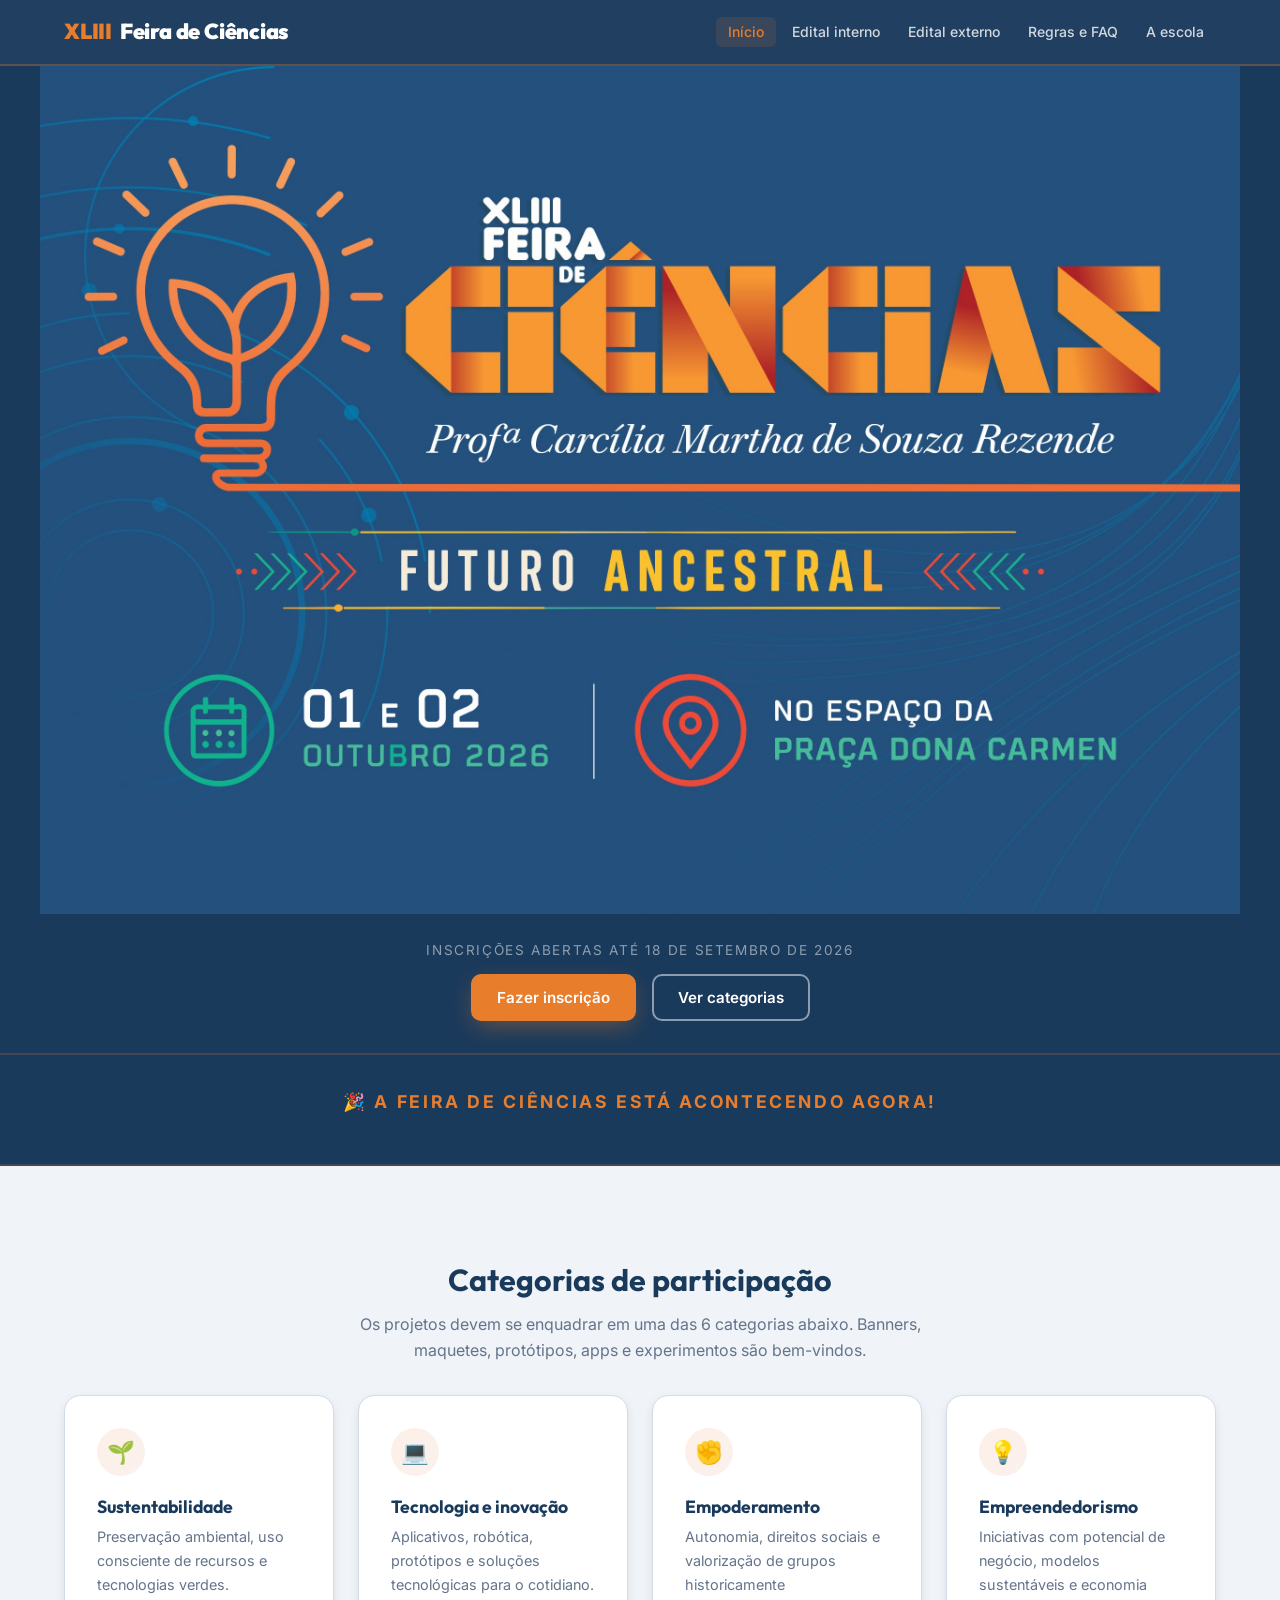
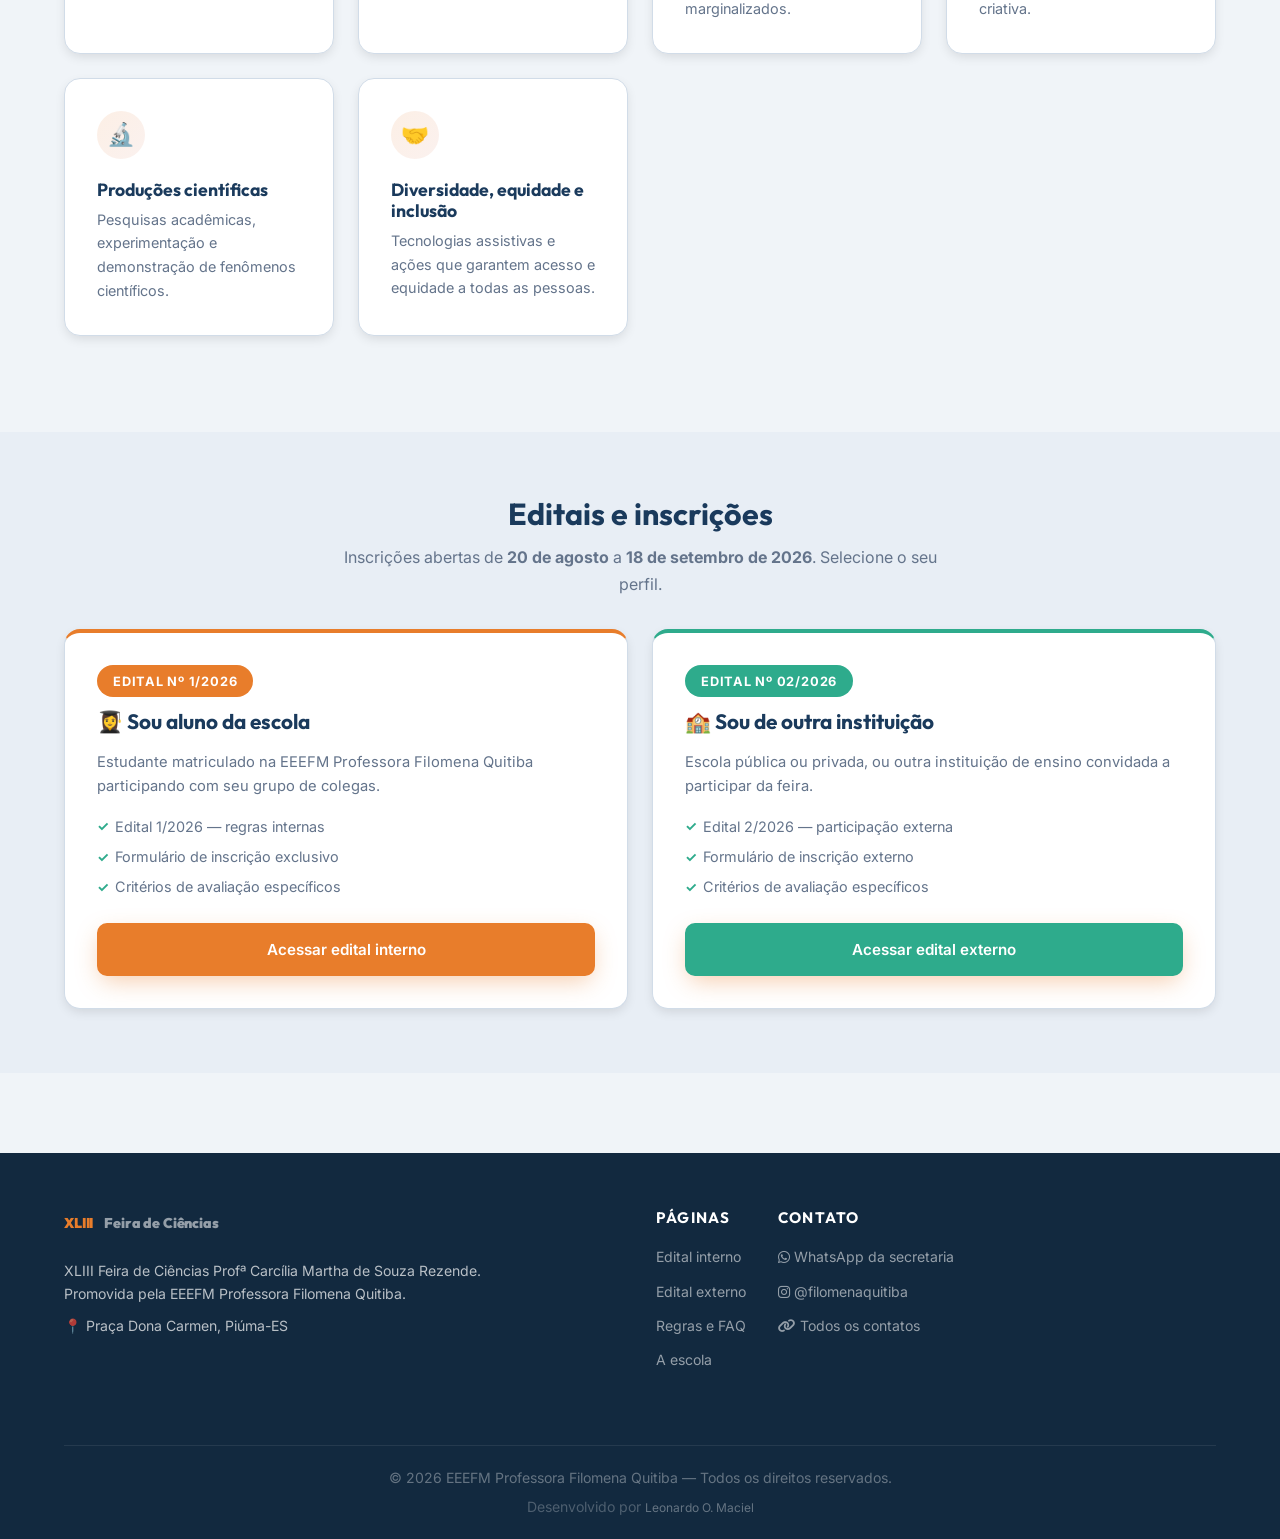
<file: index.html>
<!DOCTYPE html>
<html lang="pt-BR">
<head>
    <meta charset="UTF-8">
    <meta name="viewport" content="width=device-width, initial-scale=1.0">
    <title>XLIII Feira de Ciências — EEEFM Profª Filomena Quitiba</title>
    <meta name="description" content="Site oficial da XLIII Feira de Ciências Profª Carcília Martha de Souza Rezende. Tema: Futuro Ancestral. 01 e 02 de outubro de 2026, Praça Dona Carmen, Piúma-ES.">
    <link rel="icon" href="img/flyer-feira.jpg" type="image/jpeg">
    <link rel="stylesheet" href="https://cdnjs.cloudflare.com/ajax/libs/font-awesome/6.7.2/css/all.min.css">
    <link rel="stylesheet" href="css/style.css">
</head>
<body>

<!-- ==================== HEADER ==================== -->
<header class="header">
    <div class="container flex justify-between items-center">
        <a href="index.html" class="logo">
            <span>XLIII</span> Feira de Ciências
        </a>
        <nav>
            <ul class="nav-links" id="nav-links">
                <li><a href="index.html" class="active">Início</a></li>
                <li><a href="edital-interno.html">Edital interno</a></li>
                <li><a href="edital-externo.html">Edital externo</a></li>
                <li><a href="faq.html">Regras e FAQ</a></li>
                <li><a href="sobre.html">A escola</a></li>
            </ul>
        </nav>
        <button class="hamburger" id="hamburger" aria-label="Abrir menu">
            <span></span><span></span><span></span>
        </button>
    </div>
</header>

<!-- ==================== HERO — imagem sem sobreposição de texto ==================== -->
<section class="hero">
    <div class="hero-img-wrap">
        <img src="img/flyer-feira.jpg"
             alt="XLIII Feira de Ciências Profª Carcília Martha de Souza Rezende — Tema: Futuro Ancestral — 01 e 02 de outubro de 2026, Praça Dona Carmen, Piúma-ES">
    </div>
</section>

<!-- Faixa de ação abaixo do flyer -->
<div class="hero-cta">
    <p class="tagline">Inscrições abertas até 18 de setembro de 2026</p>
    <div class="flex justify-center gap-4 flex-wrap">
        <a href="#inscricoes" class="btn btn-primary">Fazer inscrição</a>
        <a href="#categorias" class="btn btn-outline">Ver categorias</a>
    </div>
</div>

<!-- ==================== COUNTDOWN ==================== -->
<section class="countdown-section" id="countdown-section">
    <div class="container">
        <p class="countdown-label">⏳ Contagem regressiva para a abertura</p>
        <div class="countdown-grid">
            <div class="countdown-unit">
                <div class="countdown-num" id="cd-days">--</div>
                <div class="countdown-unit-label">Dias</div>
            </div>
            <div class="countdown-unit">
                <div class="countdown-num" id="cd-hours">--</div>
                <div class="countdown-unit-label">Horas</div>
            </div>
            <div class="countdown-unit">
                <div class="countdown-num" id="cd-minutes">--</div>
                <div class="countdown-unit-label">Minutos</div>
            </div>
            <div class="countdown-unit">
                <div class="countdown-num" id="cd-seconds">--</div>
                <div class="countdown-unit-label">Segundos</div>
            </div>
        </div>
    </div>
</section>

<!-- ==================== CATEGORIAS ==================== -->
<section id="categorias" class="py-24" style="background: var(--color-bg-light);">
    <div class="container">
        <div class="text-center mb-8">
            <h2 style="font-size: 1.9rem; color: var(--color-bg-dark);">Categorias de participação</h2>
            <p style="color: var(--color-text-muted); max-width: 600px; margin: 0.5rem auto 0;">Os projetos devem se enquadrar em uma das 6 categorias abaixo. Banners, maquetes, protótipos, apps e experimentos são bem-vindos.</p>
        </div>
        <div class="grid grid-3">
            <div class="card">
                <div class="card-icon">🌱</div>
                <h3>Sustentabilidade</h3>
                <p>Preservação ambiental, uso consciente de recursos e tecnologias verdes.</p>
            </div>
            <div class="card">
                <div class="card-icon">💻</div>
                <h3>Tecnologia e inovação</h3>
                <p>Aplicativos, robótica, protótipos e soluções tecnológicas para o cotidiano.</p>
            </div>
            <div class="card">
                <div class="card-icon">✊</div>
                <h3>Empoderamento</h3>
                <p>Autonomia, direitos sociais e valorização de grupos historicamente marginalizados.</p>
            </div>
            <div class="card">
                <div class="card-icon">💡</div>
                <h3>Empreendedorismo</h3>
                <p>Iniciativas com potencial de negócio, modelos sustentáveis e economia criativa.</p>
            </div>
            <div class="card">
                <div class="card-icon">🔬</div>
                <h3>Produções científicas</h3>
                <p>Pesquisas acadêmicas, experimentação e demonstração de fenômenos científicos.</p>
            </div>
            <div class="card">
                <div class="card-icon">🤝</div>
                <h3>Diversidade, equidade e inclusão</h3>
                <p>Tecnologias assistivas e ações que garantem acesso e equidade a todas as pessoas.</p>
            </div>
        </div>
    </div>
</section>

<!-- ==================== INSCRIÇÕES / EDITAIS ==================== -->
<section id="inscricoes" class="py-16" style="background: var(--color-bg-section);">
    <div class="container">
        <div class="text-center mb-8">
            <h2 style="font-size: 1.9rem; color: var(--color-bg-dark);">Editais e inscrições</h2>
            <p style="color: var(--color-text-muted); max-width: 600px; margin: 0.5rem auto 0;">Inscrições abertas de <strong>20 de agosto</strong> a <strong>18 de setembro de 2026</strong>. Selecione o seu perfil.</p>
        </div>
        <div class="grid grid-2">
            <div class="card edital-card">
                <span class="badge" style="margin-bottom: 0.75rem;">Edital nº 1/2026</span>
                <h3>👩‍🎓 Sou aluno da escola</h3>
                <p style="color: var(--color-text-muted); margin-bottom: 1rem; font-size: 0.92rem;">Estudante matriculado na EEEFM Professora Filomena Quitiba participando com seu grupo de colegas.</p>
                <ul class="checklist">
                    <li>Edital 1/2026 — regras internas</li>
                    <li>Formulário de inscrição exclusivo</li>
                    <li>Critérios de avaliação específicos</li>
                </ul>
                <a href="edital-interno.html" class="btn btn-primary" style="width: 100%;">Acessar edital interno</a>
            </div>
            <div class="card edital-card externo">
                <span class="badge badge-teal" style="margin-bottom: 0.75rem;">Edital nº 02/2026</span>
                <h3>🏫 Sou de outra instituição</h3>
                <p style="color: var(--color-text-muted); margin-bottom: 1rem; font-size: 0.92rem;">Escola pública ou privada, ou outra instituição de ensino convidada a participar da feira.</p>
                <ul class="checklist">
                    <li>Edital 2/2026 — participação externa</li>
                    <li>Formulário de inscrição externo</li>
                    <li>Critérios de avaliação específicos</li>
                </ul>
                <a href="edital-externo.html" class="btn btn-primary" style="width: 100%; background: var(--color-accent); border-color: var(--color-accent);">Acessar edital externo</a>
            </div>
        </div>
    </div>
</section>

<!-- ==================== FOOTER ==================== -->
<footer class="footer">
    <div class="container">
        <div class="grid grid-2 gap-8" style="padding-bottom: 2rem;">
            <div>
                <a href="index.html" class="logo footer-logo">
                    <span>XLIII</span>&nbsp;Feira de Ciências
                </a>
                <p style="margin-top: 0.75rem;">XLIII Feira de Ciências Profª Carcília Martha de Souza Rezende.<br>Promovida pela EEEFM Professora Filomena Quitiba.</p>
                <p style="margin-top: 0.5rem;">📍 Praça Dona Carmen, Piúma-ES</p>
            </div>
            <div class="flex gap-8 flex-wrap">
                <div>
                    <h4>Páginas</h4>
                    <ul>
                        <li><a href="edital-interno.html">Edital interno</a></li>
                        <li><a href="edital-externo.html">Edital externo</a></li>
                        <li><a href="faq.html">Regras e FAQ</a></li>
                        <li><a href="sobre.html">A escola</a></li>
                    </ul>
                </div>
                <div>
                    <h4>Contato</h4>
                    <ul>
                        <li><a href="https://wa.me/5528992543514" target="_blank"><i class="fa-brands fa-whatsapp"></i> WhatsApp da secretaria</a></li>
                        <li><a href="https://www.instagram.com/filomenaquitiba/" target="_blank"><i class="fa-brands fa-instagram"></i> @filomenaquitiba</a></li>
                        <li><a href="https://linkme.bio/contatosfilomena" target="_blank"><i class="fa-solid fa-link"></i> Todos os contatos</a></li>
                    </ul>
                </div>
            </div>
        </div>
        <div class="footer-bottom">
            <p class="footer-copyright">&copy; 2026 EEEFM Professora Filomena Quitiba &mdash; Todos os direitos reservados.</p>
            <p class="footer-dev">Desenvolvido por <a href="mailto:leonardo.omaciel@educador.edu.es.gov.br">Leonardo O. Maciel</a></p>
        </div>
    </div>
</footer>

<script src="js/main.js"></script>
</body>
</html>
</file>
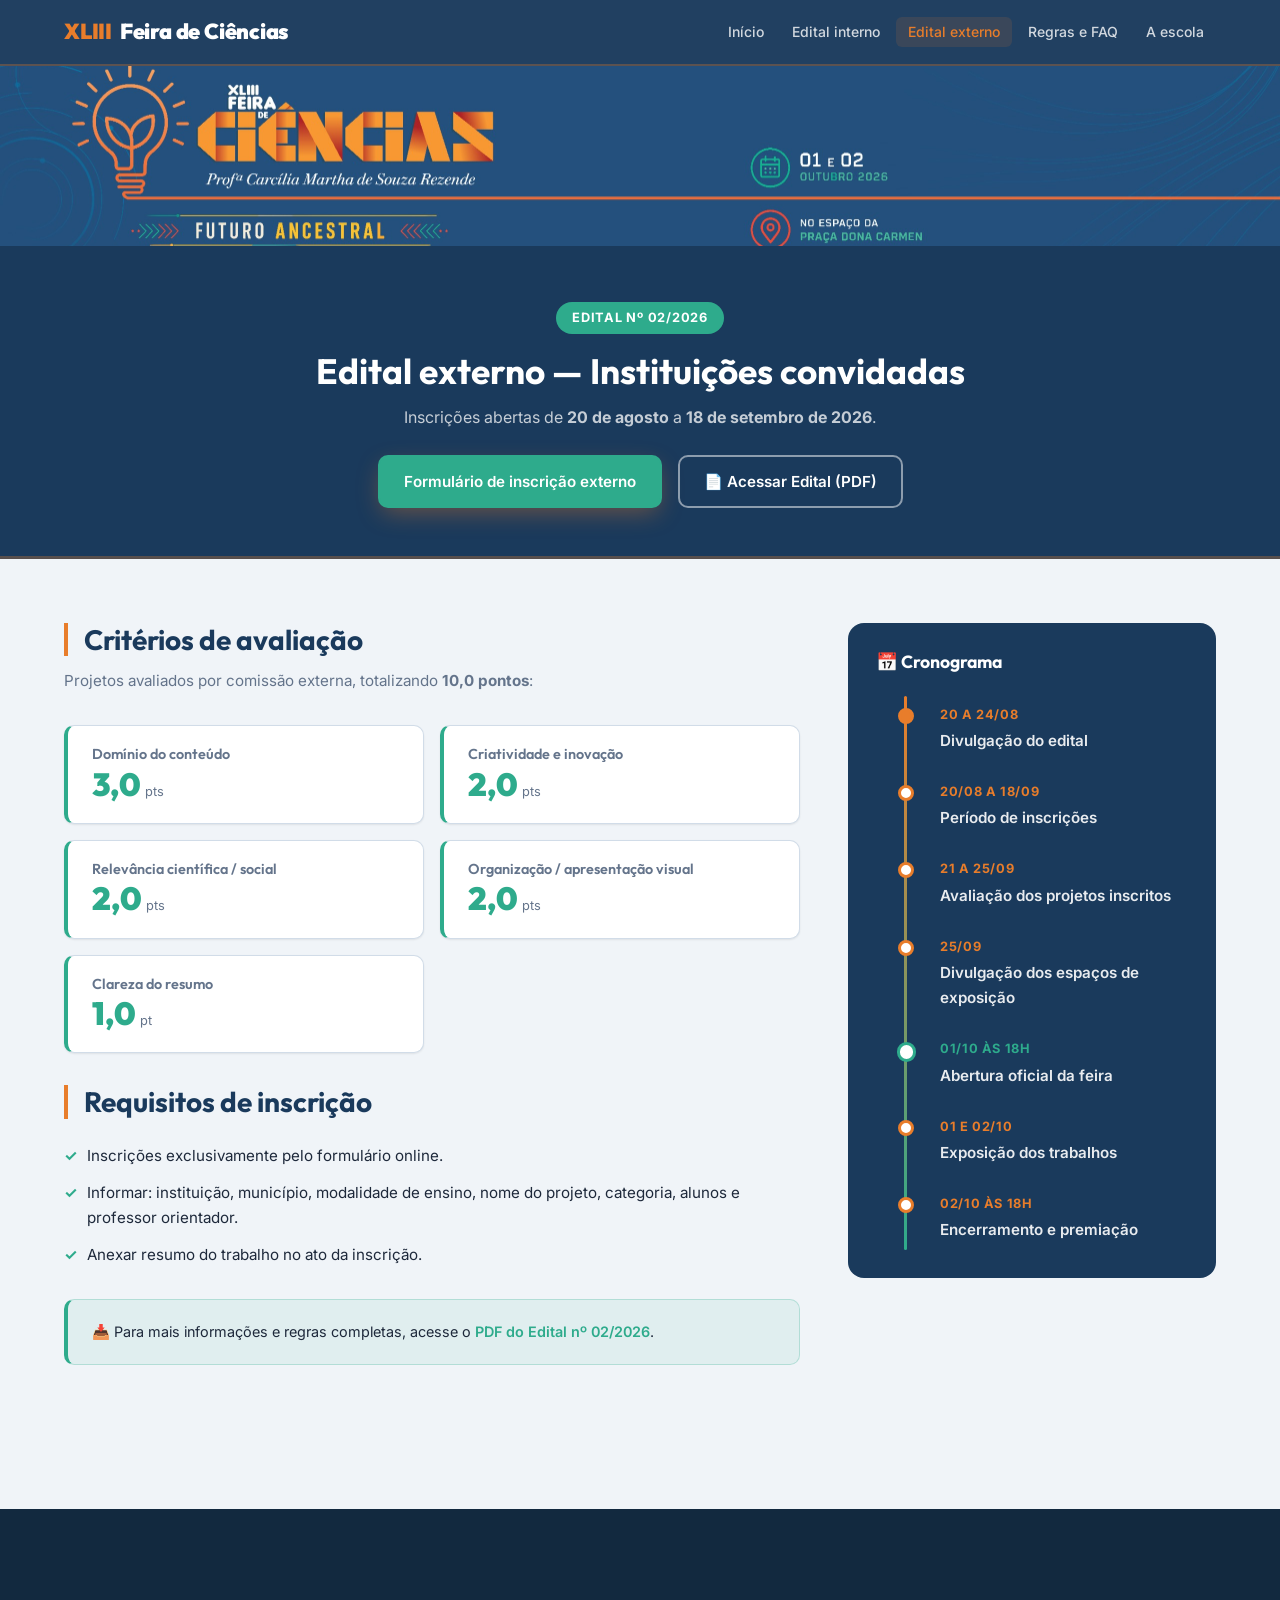
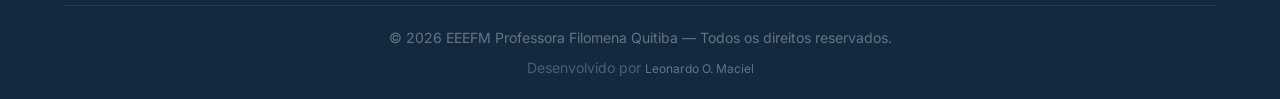
<file: edital-externo.html>
<!DOCTYPE html>
<html lang="pt-BR">
<head>
    <meta charset="UTF-8">
    <meta name="viewport" content="width=device-width, initial-scale=1.0">
    <title>Edital nº 02/2026 (Externo) — XLIII Feira de Ciências PFQ</title>
    <meta name="description" content="Edital nº 02/2026 — Convida outras instituições de ensino públicas e privadas a participarem da XLIII Feira de Ciências.">
    <link rel="icon" href="img/flyer-feira.jpg" type="image/jpeg">
    <link rel="stylesheet" href="https://cdnjs.cloudflare.com/ajax/libs/font-awesome/6.7.2/css/all.min.css">
    <link rel="stylesheet" href="css/style.css">
</head>
<body>

<!-- ==================== HEADER ==================== -->
<header class="header">
    <div class="container flex justify-between items-center">
        <a href="index.html" class="logo"><span>XLIII</span> Feira de Ciências</a>
        <nav>
            <ul class="nav-links" id="nav-links">
                <li><a href="index.html">Início</a></li>
                <li><a href="edital-interno.html">Edital interno</a></li>
                <li><a href="edital-externo.html" class="active">Edital externo</a></li>
                <li><a href="faq.html">Regras e FAQ</a></li>
                <li><a href="sobre.html">A escola</a></li>
            </ul>
        </nav>
        <button class="hamburger" id="hamburger" aria-label="Abrir menu">
            <span></span><span></span><span></span>
        </button>
    </div>
</header>

<!-- ==================== BANNER ==================== -->
<div class="banner-strip">
    <img src="img/banner-wide.jpg" alt="XLIII Feira de Ciências — Futuro Ancestral">
</div>

<!-- ==================== PAGE HEADER ==================== -->
<section class="page-header">
    <div class="container">
        <span class="badge badge-teal" style="margin-bottom: 1rem;">Edital nº 02/2026</span>
        <h1>Edital externo — Instituições convidadas</h1>
        <p>Inscrições abertas de <strong>20 de agosto</strong> a <strong>18 de setembro de 2026</strong>.</p>
        <div class="flex justify-center gap-4 flex-wrap mt-6">
            <a href="https://docs.google.com/forms/d/e/1FAIpQLSfI3naMoHm2sjn48bXKGw8JrudjvaqzmqJsmKI4cib6mDPO3A/viewform" target="_blank" class="btn btn-primary" style="background: var(--color-accent); border-color: var(--color-accent);">Formulário de inscrição externo</a>
            <a href="pdf/edital-02-2026-externo.pdf" target="_blank" class="btn btn-outline">📄 Acessar Edital (PDF)</a>
        </div>
    </div>
</section>

<!-- ==================== CONTEÚDO ==================== -->
<div class="container py-16">
    <div class="grid grid-sidebar">

        <!-- COLUNA PRINCIPAL -->
        <div>
            <h2 class="section-title">Critérios de avaliação</h2>
            <p class="section-subtitle">Projetos avaliados por comissão externa, totalizando <strong>10,0 pontos</strong>:</p>

            <div class="grid grid-2 gap-4">
                <div class="score-card teal">
                    <h4>Domínio do conteúdo</h4>
                    <span class="score-num">3,0</span> <span class="score-unit">pts</span>
                </div>
                <div class="score-card teal">
                    <h4>Criatividade e inovação</h4>
                    <span class="score-num">2,0</span> <span class="score-unit">pts</span>
                </div>
                <div class="score-card teal">
                    <h4>Relevância científica / social</h4>
                    <span class="score-num">2,0</span> <span class="score-unit">pts</span>
                </div>
                <div class="score-card teal">
                    <h4>Organização / apresentação visual</h4>
                    <span class="score-num">2,0</span> <span class="score-unit">pts</span>
                </div>
                <div class="score-card teal">
                    <h4>Clareza do resumo</h4>
                    <span class="score-num">1,0</span> <span class="score-unit">pt</span>
                </div>
            </div>

            <h2 class="section-title mt-8">Requisitos de inscrição</h2>
            <ul style="list-style: none; display: flex; flex-direction: column; gap: 0.75rem; font-size: 0.95rem;">
                <li style="display: flex; gap: 0.6rem;"><span style="color: var(--color-accent); font-weight: 700;">✓</span> Inscrições exclusivamente pelo formulário online.</li>
                <li style="display: flex; gap: 0.6rem;"><span style="color: var(--color-accent); font-weight: 700;">✓</span> Informar: instituição, município, modalidade de ensino, nome do projeto, categoria, alunos e professor orientador.</li>
                <li style="display: flex; gap: 0.6rem;"><span style="color: var(--color-accent); font-weight: 700;">✓</span> Anexar resumo do trabalho no ato da inscrição.</li>
            </ul>

            <div style="background: rgba(46,171,140,0.08); border: 1px solid rgba(46,171,140,0.25); border-left: 4px solid var(--color-accent); border-radius: var(--radius-md); padding: 1.25rem 1.5rem; margin-top: 2rem;">
                <p style="font-size: 0.9rem; color: var(--color-text-main);">📥 Para mais informações e regras completas, acesse o <a href="pdf/edital-02-2026-externo.pdf" target="_blank" style="color: var(--color-accent); font-weight: 600;">PDF do Edital nº 02/2026</a>.</p>
            </div>
        </div>

        <!-- SIDEBAR: CRONOGRAMA -->
        <aside>
            <div style="background: var(--color-bg-dark); border-radius: var(--radius-lg); padding: 1.75rem;">
                <h3 style="color: var(--color-white); margin-bottom: 1.5rem; font-size: 1.1rem;">📅 Cronograma</h3>
                <div class="timeline">
                    <div class="timeline-item done">
                        <div class="timeline-marker"></div>
                        <div class="timeline-date">20 a 24/08</div>
                        <div class="timeline-title" style="color: rgba(255,255,255,0.9);">Divulgação do edital</div>
                    </div>
                    <div class="timeline-item">
                        <div class="timeline-marker"></div>
                        <div class="timeline-date">20/08 a 18/09</div>
                        <div class="timeline-title" style="color: rgba(255,255,255,0.9);">Período de inscrições</div>
                    </div>
                    <div class="timeline-item">
                        <div class="timeline-marker"></div>
                        <div class="timeline-date">21 a 25/09</div>
                        <div class="timeline-title" style="color: rgba(255,255,255,0.9);">Avaliação dos projetos inscritos</div>
                    </div>
                    <div class="timeline-item">
                        <div class="timeline-marker"></div>
                        <div class="timeline-date">25/09</div>
                        <div class="timeline-title" style="color: rgba(255,255,255,0.9);">Divulgação dos espaços de exposição</div>
                    </div>
                    <div class="timeline-item highlight">
                        <div class="timeline-marker"></div>
                        <div class="timeline-date">01/10 às 18h</div>
                        <div class="timeline-title" style="color: rgba(255,255,255,0.9);">Abertura oficial da feira</div>
                    </div>
                    <div class="timeline-item">
                        <div class="timeline-marker"></div>
                        <div class="timeline-date">01 e 02/10</div>
                        <div class="timeline-title" style="color: rgba(255,255,255,0.9);">Exposição dos trabalhos</div>
                    </div>
                    <div class="timeline-item" style="margin-bottom: 0;">
                        <div class="timeline-marker" style="border-color: var(--color-primary);"></div>
                        <div class="timeline-date" style="color: var(--color-primary);">02/10 às 18h</div>
                        <div class="timeline-title" style="color: rgba(255,255,255,0.9);">Encerramento e premiação</div>
                    </div>
                </div>
            </div>
        </aside>

    </div>
</div>

<!-- ==================== FOOTER ==================== -->
<footer class="footer">
    <div class="container">
        <div class="footer-bottom" style="padding-top: 1.25rem; border-top: 1px solid rgba(255,255,255,0.08);">
            <p class="footer-copyright">&copy; 2026 EEEFM Professora Filomena Quitiba &mdash; Todos os direitos reservados.</p>
            <p class="footer-dev">Desenvolvido por <a href="mailto:leonardo.omaciel@educador.edu.es.gov.br">Leonardo O. Maciel</a></p>
        </div>
    </div>
</footer>

<script src="js/main.js"></script>
</body>
</html>
</file>
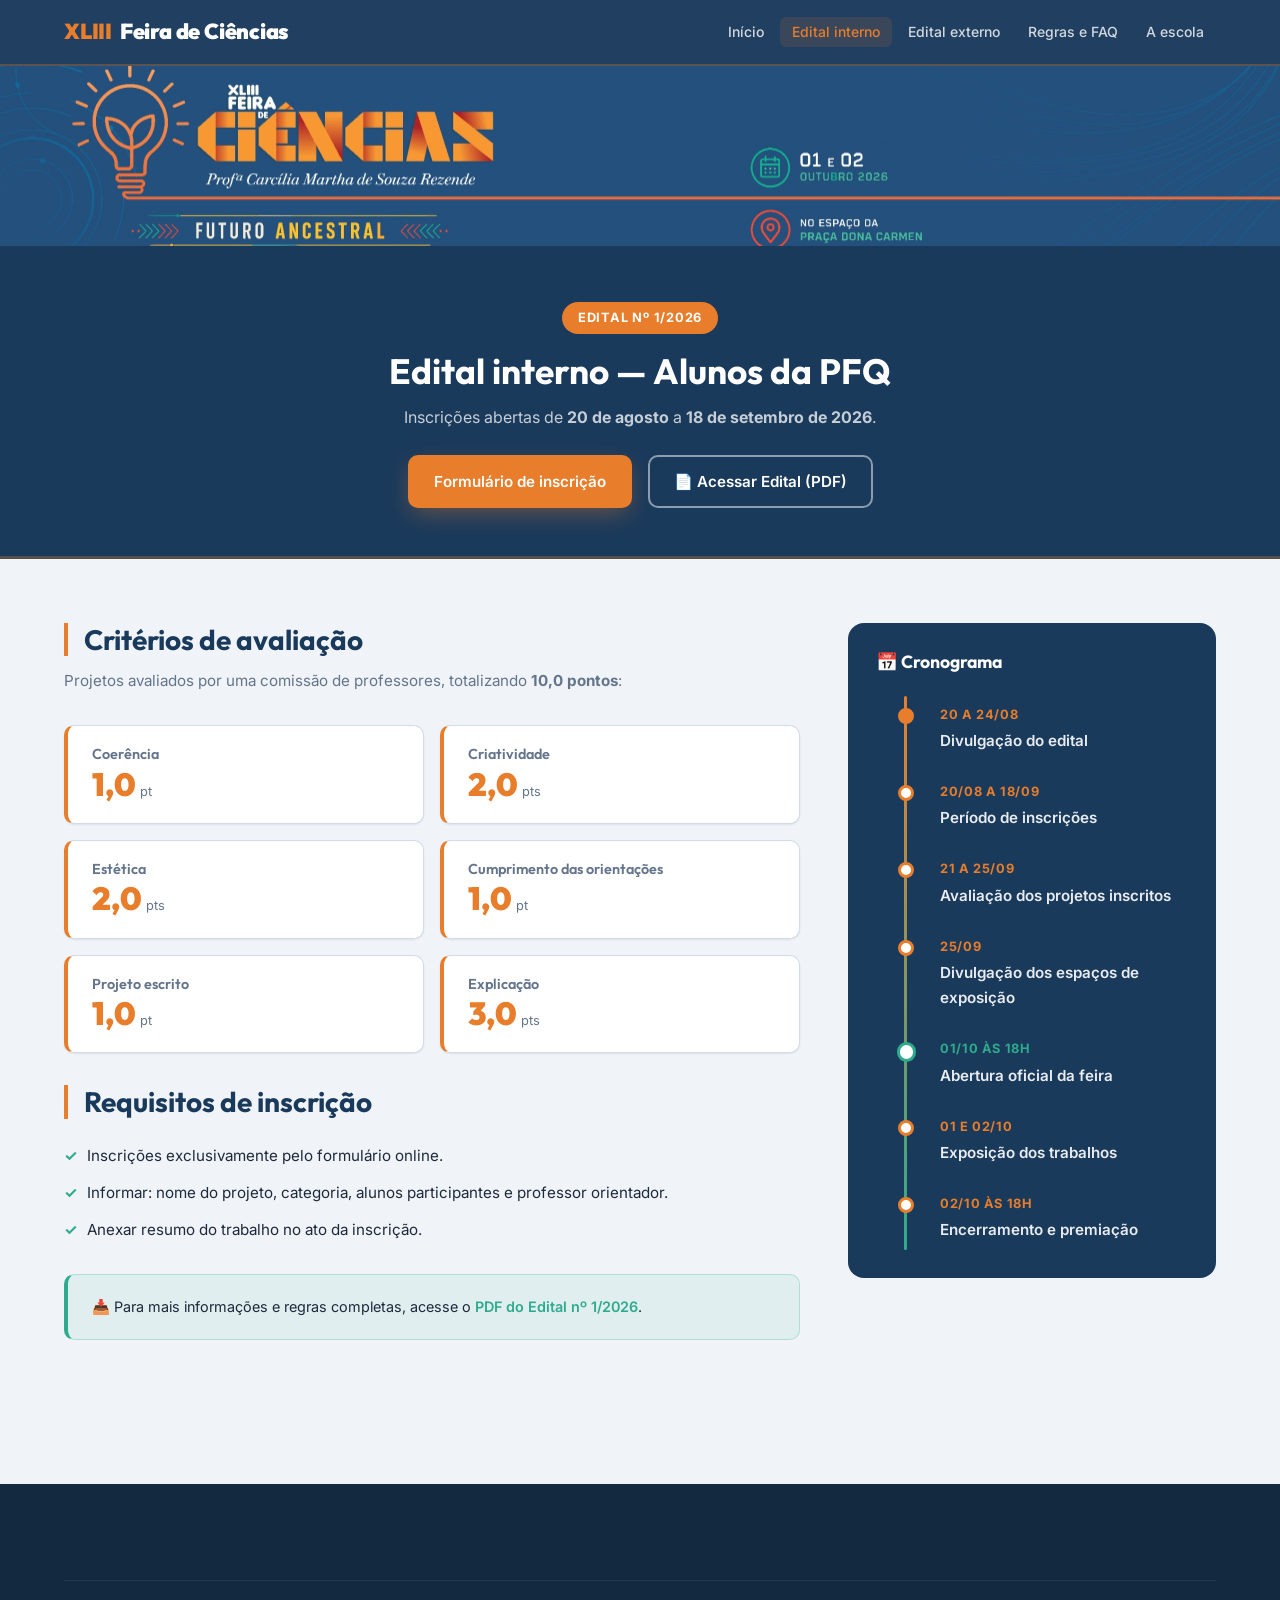
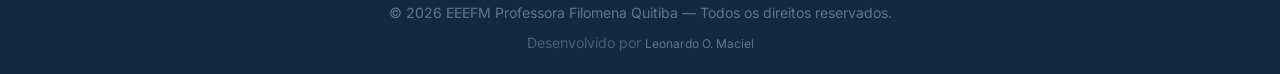
<file: edital-interno.html>
<!DOCTYPE html>
<html lang="pt-BR">
<head>
    <meta charset="UTF-8">
    <meta name="viewport" content="width=device-width, initial-scale=1.0">
    <title>Edital nº 1/2026 (Interno) — XLIII Feira de Ciências PFQ</title>
    <meta name="description" content="Edital nº 1/2026 — Regulamenta a participação dos alunos da EEEFM Professora Filomena Quitiba na XLIII Feira de Ciências.">
    <link rel="icon" href="img/flyer-feira.jpg" type="image/jpeg">
    <link rel="stylesheet" href="https://cdnjs.cloudflare.com/ajax/libs/font-awesome/6.7.2/css/all.min.css">
    <link rel="stylesheet" href="css/style.css">
</head>
<body>

<!-- ==================== HEADER ==================== -->
<header class="header">
    <div class="container flex justify-between items-center">
        <a href="index.html" class="logo"><span>XLIII</span> Feira de Ciências</a>
        <nav>
            <ul class="nav-links" id="nav-links">
                <li><a href="index.html">Início</a></li>
                <li><a href="edital-interno.html" class="active">Edital interno</a></li>
                <li><a href="edital-externo.html">Edital externo</a></li>
                <li><a href="faq.html">Regras e FAQ</a></li>
                <li><a href="sobre.html">A escola</a></li>
            </ul>
        </nav>
        <button class="hamburger" id="hamburger" aria-label="Abrir menu">
            <span></span><span></span><span></span>
        </button>
    </div>
</header>

<!-- ==================== BANNER ==================== -->
<div class="banner-strip">
    <img src="img/banner-wide.jpg" alt="XLIII Feira de Ciências — Futuro Ancestral">
</div>

<!-- ==================== PAGE HEADER ==================== -->
<section class="page-header">
    <div class="container">
        <span class="badge" style="margin-bottom: 1rem;">Edital nº 1/2026</span>
        <h1>Edital interno — Alunos da PFQ</h1>
        <p>Inscrições abertas de <strong>20 de agosto</strong> a <strong>18 de setembro de 2026</strong>.</p>
        <div class="flex justify-center gap-4 flex-wrap mt-6">
            <a href="https://docs.google.com/forms/d/e/1FAIpQLSdDKYehmJjPbgSQJFUjIoLa-115kv3OSdov_q2dfEPtDdGanA/viewform" target="_blank" class="btn btn-primary">Formulário de inscrição</a>
            <a href="pdf/edital-01-2026-interno.pdf" target="_blank" class="btn btn-outline">📄 Acessar Edital (PDF)</a>
        </div>
    </div>
</section>

<!-- ==================== CONTEÚDO ==================== -->
<div class="container py-16">
    <div class="grid grid-sidebar">

        <!-- COLUNA PRINCIPAL -->
        <div>
            <h2 class="section-title">Critérios de avaliação</h2>
            <p class="section-subtitle">Projetos avaliados por uma comissão de professores, totalizando <strong>10,0 pontos</strong>:</p>

            <div class="grid grid-2 gap-4">
                <div class="score-card">
                    <h4>Coerência</h4>
                    <span class="score-num">1,0</span> <span class="score-unit">pt</span>
                </div>
                <div class="score-card">
                    <h4>Criatividade</h4>
                    <span class="score-num">2,0</span> <span class="score-unit">pts</span>
                </div>
                <div class="score-card">
                    <h4>Estética</h4>
                    <span class="score-num">2,0</span> <span class="score-unit">pts</span>
                </div>
                <div class="score-card">
                    <h4>Cumprimento das orientações</h4>
                    <span class="score-num">1,0</span> <span class="score-unit">pt</span>
                </div>
                <div class="score-card">
                    <h4>Projeto escrito</h4>
                    <span class="score-num">1,0</span> <span class="score-unit">pt</span>
                </div>
                <div class="score-card">
                    <h4>Explicação</h4>
                    <span class="score-num">3,0</span> <span class="score-unit">pts</span>
                </div>
            </div>

            <h2 class="section-title mt-8">Requisitos de inscrição</h2>
            <ul style="list-style: none; display: flex; flex-direction: column; gap: 0.75rem; font-size: 0.95rem;">
                <li style="display: flex; gap: 0.6rem;"><span style="color: var(--color-accent); font-weight: 700;">✓</span> Inscrições exclusivamente pelo formulário online.</li>
                <li style="display: flex; gap: 0.6rem;"><span style="color: var(--color-accent); font-weight: 700;">✓</span> Informar: nome do projeto, categoria, alunos participantes e professor orientador.</li>
                <li style="display: flex; gap: 0.6rem;"><span style="color: var(--color-accent); font-weight: 700;">✓</span> Anexar resumo do trabalho no ato da inscrição.</li>
            </ul>

            <div style="background: rgba(46,171,140,0.08); border: 1px solid rgba(46,171,140,0.25); border-left: 4px solid var(--color-accent); border-radius: var(--radius-md); padding: 1.25rem 1.5rem; margin-top: 2rem;">
                <p style="font-size: 0.9rem; color: var(--color-text-main);">📥 Para mais informações e regras completas, acesse o <a href="pdf/edital-01-2026-interno.pdf" target="_blank" style="color: var(--color-accent); font-weight: 600;">PDF do Edital nº 1/2026</a>.</p>
            </div>
        </div>

        <!-- SIDEBAR: CRONOGRAMA -->
        <aside>
            <div style="background: var(--color-bg-dark); border-radius: var(--radius-lg); padding: 1.75rem;">
                <h3 style="color: var(--color-white); margin-bottom: 1.5rem; font-size: 1.1rem;">📅 Cronograma</h3>
                <div class="timeline">
                    <div class="timeline-item done">
                        <div class="timeline-marker"></div>
                        <div class="timeline-date">20 a 24/08</div>
                        <div class="timeline-title" style="color: rgba(255,255,255,0.9);">Divulgação do edital</div>
                    </div>
                    <div class="timeline-item">
                        <div class="timeline-marker"></div>
                        <div class="timeline-date">20/08 a 18/09</div>
                        <div class="timeline-title" style="color: rgba(255,255,255,0.9);">Período de inscrições</div>
                    </div>
                    <div class="timeline-item">
                        <div class="timeline-marker"></div>
                        <div class="timeline-date">21 a 25/09</div>
                        <div class="timeline-title" style="color: rgba(255,255,255,0.9);">Avaliação dos projetos inscritos</div>
                    </div>
                    <div class="timeline-item">
                        <div class="timeline-marker"></div>
                        <div class="timeline-date">25/09</div>
                        <div class="timeline-title" style="color: rgba(255,255,255,0.9);">Divulgação dos espaços de exposição</div>
                    </div>
                    <div class="timeline-item highlight">
                        <div class="timeline-marker"></div>
                        <div class="timeline-date">01/10 às 18h</div>
                        <div class="timeline-title" style="color: rgba(255,255,255,0.9);">Abertura oficial da feira</div>
                    </div>
                    <div class="timeline-item">
                        <div class="timeline-marker"></div>
                        <div class="timeline-date">01 e 02/10</div>
                        <div class="timeline-title" style="color: rgba(255,255,255,0.9);">Exposição dos trabalhos</div>
                    </div>
                    <div class="timeline-item" style="margin-bottom: 0;">
                        <div class="timeline-marker" style="border-color: var(--color-primary);"></div>
                        <div class="timeline-date" style="color: var(--color-primary);">02/10 às 18h</div>
                        <div class="timeline-title" style="color: rgba(255,255,255,0.9);">Encerramento e premiação</div>
                    </div>
                </div>
            </div>
        </aside>

    </div>
</div>

<!-- ==================== FOOTER ==================== -->
<footer class="footer">
    <div class="container">
        <div class="footer-bottom" style="padding-top: 1.25rem; border-top: 1px solid rgba(255,255,255,0.08);">
            <p class="footer-copyright">&copy; 2026 EEEFM Professora Filomena Quitiba &mdash; Todos os direitos reservados.</p>
            <p class="footer-dev">Desenvolvido por <a href="mailto:leonardo.omaciel@educador.edu.es.gov.br">Leonardo O. Maciel</a></p>
        </div>
    </div>
</footer>

<script src="js/main.js"></script>
</body>
</html>
</file>
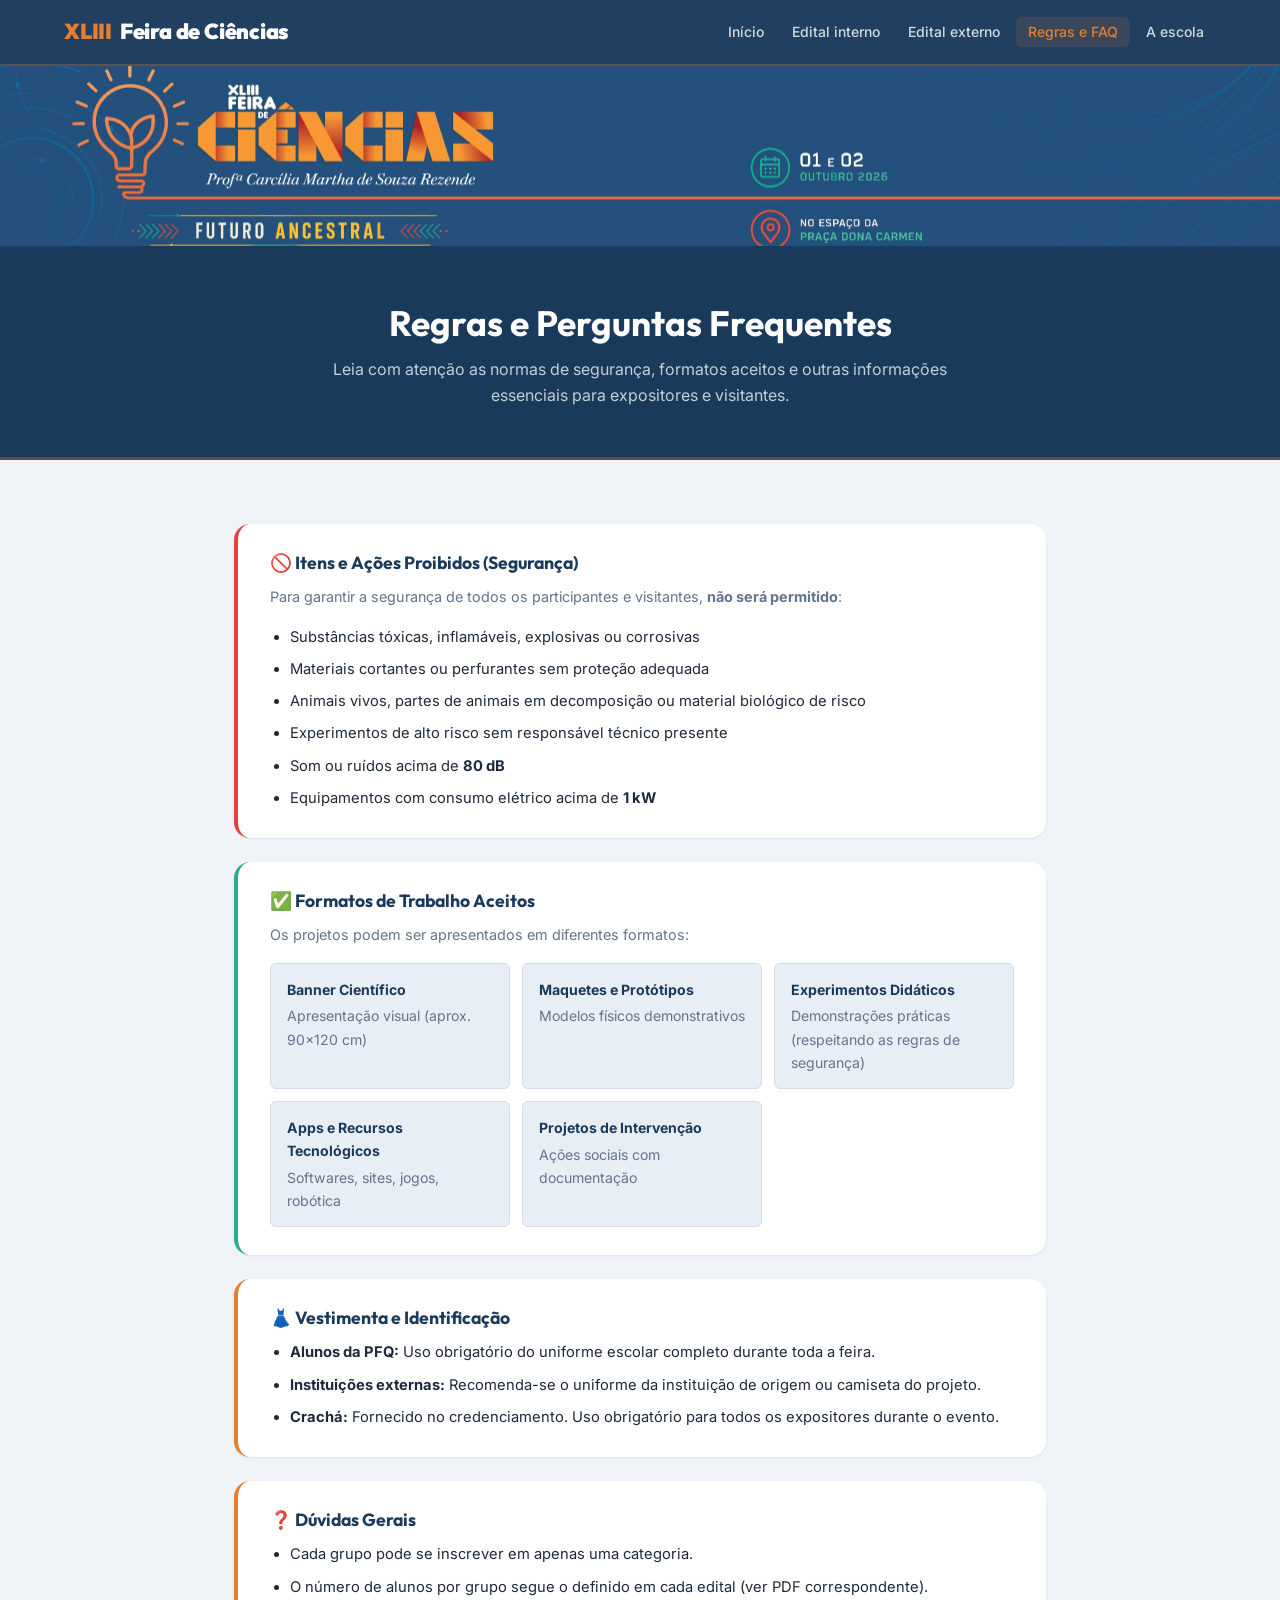
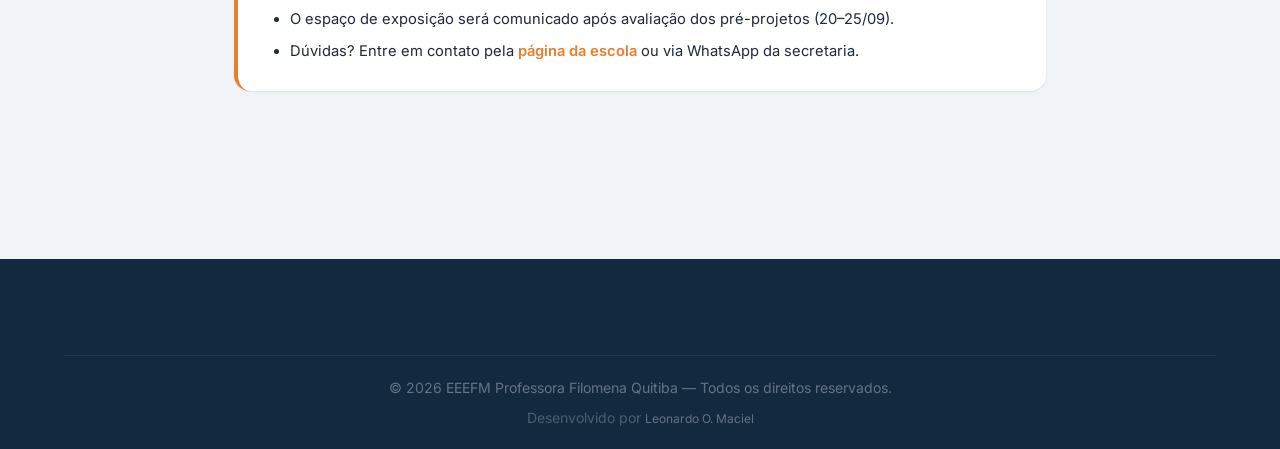
<file: faq.html>
<!DOCTYPE html>
<html lang="pt-BR">
<head>
    <meta charset="UTF-8">
    <meta name="viewport" content="width=device-width, initial-scale=1.0">
    <title>Regras e FAQ — XLIII Feira de Ciências PFQ</title>
    <meta name="description" content="Regras gerais, normas de segurança, formatos de trabalho e dúvidas frequentes da XLIII Feira de Ciências.">
    <link rel="icon" href="img/flyer-feira.jpg" type="image/jpeg">
    <link rel="stylesheet" href="https://cdnjs.cloudflare.com/ajax/libs/font-awesome/6.7.2/css/all.min.css">
    <link rel="stylesheet" href="css/style.css">
</head>
<body>

<!-- ==================== HEADER ==================== -->
<header class="header">
    <div class="container flex justify-between items-center">
        <a href="index.html" class="logo"><span>XLIII</span> Feira de Ciências</a>
        <nav>
            <ul class="nav-links" id="nav-links">
                <li><a href="index.html">Início</a></li>
                <li><a href="edital-interno.html">Edital interno</a></li>
                <li><a href="edital-externo.html">Edital externo</a></li>
                <li><a href="faq.html" class="active">Regras e FAQ</a></li>
                <li><a href="sobre.html">A escola</a></li>
            </ul>
        </nav>
        <button class="hamburger" id="hamburger" aria-label="Abrir menu">
            <span></span><span></span><span></span>
        </button>
    </div>
</header>

<!-- ==================== BANNER ==================== -->
<div class="banner-strip">
    <img src="img/banner-wide.jpg" alt="XLIII Feira de Ciências — Futuro Ancestral">
</div>

<!-- ==================== PAGE HEADER ==================== -->
<section class="page-header">
    <div class="container">
        <h1>Regras e Perguntas Frequentes</h1>
        <p>Leia com atenção as normas de segurança, formatos aceitos e outras informações essenciais para expositores e visitantes.</p>
    </div>
</section>

<!-- ==================== CONTEÚDO ==================== -->
<section class="py-16">
    <div class="container" style="max-width: 860px;">

        <!-- PROIBIÇÕES -->
        <div class="faq-block warning">
            <h3>🚫 Itens e Ações Proibidos (Segurança)</h3>
            <p style="color: var(--color-text-muted); font-size: 0.9rem; margin-bottom: 1rem;">Para garantir a segurança de todos os participantes e visitantes, <strong>não será permitido</strong>:</p>
            <ul>
                <li>Substâncias tóxicas, inflamáveis, explosivas ou corrosivas</li>
                <li>Materiais cortantes ou perfurantes sem proteção adequada</li>
                <li>Animais vivos, partes de animais em decomposição ou material biológico de risco</li>
                <li>Experimentos de alto risco sem responsável técnico presente</li>
                <li>Som ou ruídos acima de <strong>80 dB</strong></li>
                <li>Equipamentos com consumo elétrico acima de <strong>1 kW</strong></li>
            </ul>
        </div>

        <!-- FORMATOS ACEITOS -->
        <div class="faq-block success">
            <h3>✅ Formatos de Trabalho Aceitos</h3>
            <p style="color: var(--color-text-muted); font-size: 0.9rem; margin-bottom: 1rem;">Os projetos podem ser apresentados em diferentes formatos:</p>
            <div class="format-grid">
                <div class="format-item">
                    <strong>Banner Científico</strong>
                    <span>Apresentação visual (aprox. 90×120 cm)</span>
                </div>
                <div class="format-item">
                    <strong>Maquetes e Protótipos</strong>
                    <span>Modelos físicos demonstrativos</span>
                </div>
                <div class="format-item">
                    <strong>Experimentos Didáticos</strong>
                    <span>Demonstrações práticas (respeitando as regras de segurança)</span>
                </div>
                <div class="format-item">
                    <strong>Apps e Recursos Tecnológicos</strong>
                    <span>Softwares, sites, jogos, robótica</span>
                </div>
                <div class="format-item">
                    <strong>Projetos de Intervenção</strong>
                    <span>Ações sociais com documentação</span>
                </div>
            </div>
        </div>

        <!-- VESTIMENTA E IDENTIFICAÇÃO -->
        <div class="faq-block">
            <h3>👗 Vestimenta e Identificação</h3>
            <ul>
                <li><strong>Alunos da PFQ:</strong> Uso obrigatório do uniforme escolar completo durante toda a feira.</li>
                <li><strong>Instituições externas:</strong> Recomenda-se o uniforme da instituição de origem ou camiseta do projeto.</li>
                <li><strong>Crachá:</strong> Fornecido no credenciamento. Uso obrigatório para todos os expositores durante o evento.</li>
            </ul>
        </div>

        <!-- DÚVIDAS GERAIS -->
        <div class="faq-block">
            <h3>❓ Dúvidas Gerais</h3>
            <ul>
                <li>Cada grupo pode se inscrever em apenas uma categoria.</li>
                <li>O número de alunos por grupo segue o definido em cada edital (ver PDF correspondente).</li>
                <li>O espaço de exposição será comunicado após avaliação dos pré-projetos (20–25/09).</li>
                <li>Dúvidas? Entre em contato pela <a href="sobre.html" style="color: var(--color-primary); font-weight: 600;">página da escola</a> ou via WhatsApp da secretaria.</li>
            </ul>
        </div>

    </div>
</section>

<!-- ==================== FOOTER ==================== -->
<footer class="footer">
    <div class="container">
        <div class="footer-bottom" style="padding-top: 1.25rem; border-top: 1px solid rgba(255,255,255,0.08);">
            <p class="footer-copyright">&copy; 2026 EEEFM Professora Filomena Quitiba &mdash; Todos os direitos reservados.</p>
            <p class="footer-dev">Desenvolvido por <a href="mailto:leonardo.omaciel@educador.edu.es.gov.br">Leonardo O. Maciel</a></p>
        </div>
    </div>
</footer>

<script src="js/main.js"></script>
</body>
</html>
</file>
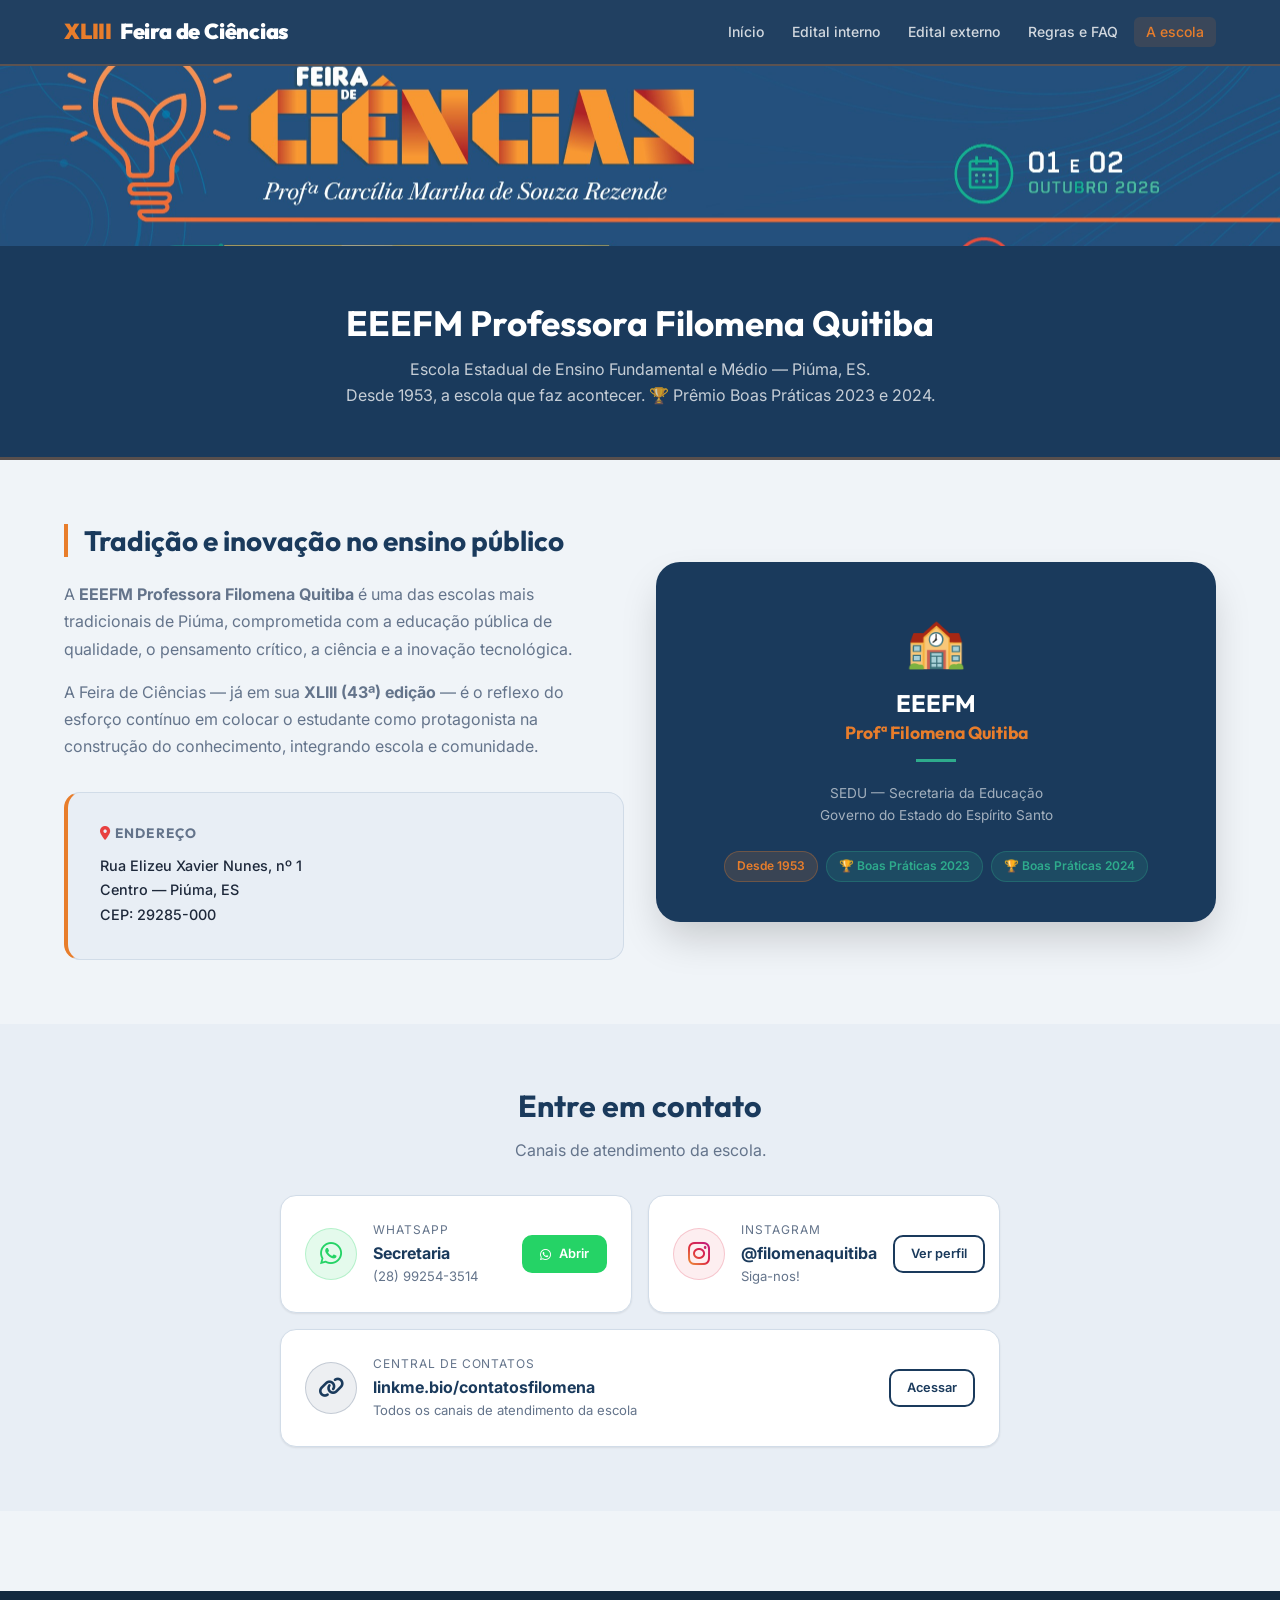
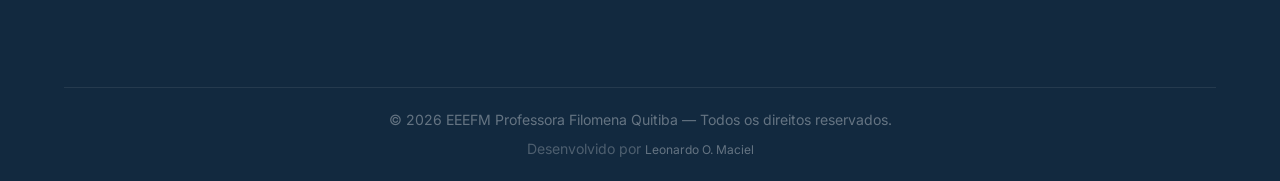
<file: sobre.html>
<!DOCTYPE html>
<html lang="pt-BR">
<head>
    <meta charset="UTF-8">
    <meta name="viewport" content="width=device-width, initial-scale=1.0">
    <title>A escola — EEEFM Profª Filomena Quitiba</title>
    <meta name="description" content="Conheça a EEEFM Professora Filomena Quitiba, escola estadual em Piúma-ES, promotora da XLIII Feira de Ciências. Contatos, endereço e informações institucionais.">
    <link rel="icon" href="img/flyer-feira.jpg" type="image/jpeg">
    <link rel="stylesheet" href="https://cdnjs.cloudflare.com/ajax/libs/font-awesome/6.7.2/css/all.min.css">
    <link rel="stylesheet" href="css/style.css">
    <style>
        /* Ícones de contato com cores oficiais das marcas */
        .icon-whatsapp { color: #25d366; }
        .icon-instagram {
            background: linear-gradient(45deg, #f09433, #e6683c, #dc2743, #cc2366, #bc1888);
            -webkit-background-clip: text;
            -webkit-text-fill-color: transparent;
            background-clip: text;
        }
        .contact-card-icon {
            width: 3.25rem; height: 3.25rem;
            border-radius: 50%;
            display: flex; align-items: center; justify-content: center;
            font-size: 1.5rem;
            flex-shrink: 0;
        }
        .contact-card-icon.wpp  { background: rgba(37, 211, 102, 0.12); border: 1.5px solid rgba(37,211,102,0.25); }
        .contact-card-icon.insta { background: rgba(220, 39, 67, 0.08); border: 1.5px solid rgba(220,39,67,0.2); }
        .contact-card-icon.link { background: rgba(26, 58, 92, 0.08); border: 1.5px solid rgba(26,58,92,0.2); }
    </style>
</head>
<body>

<!-- ==================== HEADER ==================== -->
<header class="header">
    <div class="container flex justify-between items-center">
        <a href="index.html" class="logo"><span>XLIII</span> Feira de Ciências</a>
        <nav>
            <ul class="nav-links" id="nav-links">
                <li><a href="index.html">Início</a></li>
                <li><a href="edital-interno.html">Edital interno</a></li>
                <li><a href="edital-externo.html">Edital externo</a></li>
                <li><a href="faq.html">Regras e FAQ</a></li>
                <li><a href="sobre.html" class="active">A escola</a></li>
            </ul>
        </nav>
        <button class="hamburger" id="hamburger" aria-label="Abrir menu">
            <span></span><span></span><span></span>
        </button>
    </div>
</header>

<!-- ==================== BANNER ==================== -->
<div class="banner-strip">
    <img src="img/banner-horizontal.jpg" alt="XLIII Feira de Ciências — Futuro Ancestral">
</div>

<!-- ==================== PAGE HEADER ==================== -->
<section class="page-header">
    <div class="container">
        <h1>EEEFM Professora Filomena Quitiba</h1>
        <p>Escola Estadual de Ensino Fundamental e Médio — Piúma, ES.<br>
        Desde 1953, a escola que faz acontecer. 🏆 Prêmio Boas Práticas 2023 e 2024.</p>
    </div>
</section>

<!-- ==================== SOBRE ==================== -->
<section class="py-16">
    <div class="container">
        <div class="grid grid-2 gap-8 items-center">

            <div>
                <h2 class="section-title">Tradição e inovação no ensino público</h2>
                <p style="color: var(--color-text-muted); margin-bottom: 1rem; line-height: 1.7;">
                    A <strong>EEEFM Professora Filomena Quitiba</strong> é uma das escolas mais tradicionais de Piúma, comprometida com a educação pública de qualidade, o pensamento crítico, a ciência e a inovação tecnológica.
                </p>
                <p style="color: var(--color-text-muted); margin-bottom: 2rem; line-height: 1.7;">
                    A Feira de Ciências — já em sua <strong>XLIII (43ª) edição</strong> — é o reflexo do esforço contínuo em colocar o estudante como protagonista na construção do conhecimento, integrando escola e comunidade.
                </p>

                <div class="card" style="border-left: 4px solid var(--color-primary); box-shadow: none; background: var(--color-bg-section);">
                    <h3 style="margin-bottom: 0.75rem; font-size: 0.85rem; text-transform: uppercase; letter-spacing: 0.08em; color: var(--color-text-muted); font-weight: 700;">
                        <i class="fa-solid fa-location-dot" style="color: var(--color-accent-red);"></i> Endereço
                    </h3>
                    <p style="color: var(--color-text-main); font-weight: 500; line-height: 1.7;">
                        Rua Elizeu Xavier Nunes, nº 1<br>
                        Centro — Piúma, ES<br>
                        CEP: 29285-000
                    </p>
                </div>
            </div>

            <div>
                <div style="background: var(--color-bg-dark); border-radius: var(--radius-xl); padding: 2.5rem; text-align: center; box-shadow: var(--shadow-xl);">
                    <div style="font-size: 3rem; margin-bottom: 0.5rem;">🏫</div>
                    <h2 style="color: var(--color-white); font-size: 1.5rem; margin-bottom: 0.25rem;">EEEFM</h2>
                    <h3 style="color: var(--color-primary); font-size: 1.1rem; margin-bottom: 1rem; font-weight: 700;">Profª Filomena Quitiba</h3>
                    <div style="width: 40px; height: 3px; background: var(--color-accent); margin: 0 auto 1.25rem;"></div>
                    <p style="color: rgba(255,255,255,0.6); font-size: 0.85rem;">SEDU — Secretaria da Educação<br>Governo do Estado do Espírito Santo</p>
                    <div style="margin-top: 1.5rem; display: flex; gap: 0.5rem; justify-content: center; flex-wrap: wrap;">
                        <span style="background: rgba(232,125,43,0.15); border: 1px solid rgba(232,125,43,0.3); color: var(--color-primary); padding: 0.3rem 0.75rem; border-radius: 2rem; font-size: 0.75rem; font-weight: 600;">Desde 1953</span>
                        <span style="background: rgba(46,171,140,0.15); border: 1px solid rgba(46,171,140,0.3); color: var(--color-accent); padding: 0.3rem 0.75rem; border-radius: 2rem; font-size: 0.75rem; font-weight: 600;">🏆 Boas Práticas 2023</span>
                        <span style="background: rgba(46,171,140,0.15); border: 1px solid rgba(46,171,140,0.3); color: var(--color-accent); padding: 0.3rem 0.75rem; border-radius: 2rem; font-size: 0.75rem; font-weight: 600;">🏆 Boas Práticas 2024</span>
                    </div>
                </div>
            </div>
        </div>
    </div>
</section>

<!-- ==================== CONTATOS ==================== -->
<section class="py-16" style="background: var(--color-bg-section);">
    <div class="container">
        <div class="text-center mb-8">
            <h2 style="font-size: 1.9rem; color: var(--color-bg-dark);">Entre em contato</h2>
            <p style="color: var(--color-text-muted); margin: 0.5rem auto 0;">Canais de atendimento da escola.</p>
        </div>

        <div class="grid grid-2 gap-4" style="max-width: 720px; margin: 0 auto;">

            <!-- WhatsApp Secretaria -->
            <a href="https://wa.me/5528992543514" target="_blank" class="contact-card" style="text-decoration: none;">
                <div class="contact-card-icon wpp">
                    <i class="fa-brands fa-whatsapp icon-whatsapp" style="font-size: 1.6rem;"></i>
                </div>
                <div style="flex: 1;">
                    <div class="contact-label">WhatsApp</div>
                    <div class="contact-value">Secretaria</div>
                    <div style="font-size: 0.82rem; color: var(--color-text-muted);">(28) 99254-3514</div>
                </div>
                <span class="btn btn-whatsapp" style="padding: 0.4rem 1rem; font-size: 0.8rem; white-space: nowrap;">
                    <i class="fa-brands fa-whatsapp"></i> Abrir
                </span>
            </a>

            <!-- Instagram -->
            <a href="https://www.instagram.com/filomenaquitiba/" target="_blank" class="contact-card" style="text-decoration: none;">
                <div class="contact-card-icon insta">
                    <i class="fa-brands fa-instagram icon-instagram" style="font-size: 1.6rem;"></i>
                </div>
                <div style="flex: 1;">
                    <div class="contact-label">Instagram</div>
                    <div class="contact-value">@filomenaquitiba</div>
                    <div style="font-size: 0.82rem; color: var(--color-text-muted);">Siga-nos!</div>
                </div>
                <span class="btn btn-outline-dark" style="padding: 0.4rem 1rem; font-size: 0.8rem; white-space: nowrap;">
                    Ver perfil
                </span>
            </a>

            <!-- Central de contatos -->
            <a href="https://linkme.bio/contatosfilomena" target="_blank" class="contact-card" style="text-decoration: none; grid-column: 1 / -1;">
                <div class="contact-card-icon link">
                    <i class="fa-solid fa-link" style="color: var(--color-bg-dark); font-size: 1.3rem;"></i>
                </div>
                <div style="flex: 1;">
                    <div class="contact-label">Central de contatos</div>
                    <div class="contact-value">linkme.bio/contatosfilomena</div>
                    <div style="font-size: 0.82rem; color: var(--color-text-muted);">Todos os canais de atendimento da escola</div>
                </div>
                <span class="btn btn-outline-dark" style="padding: 0.4rem 1rem; font-size: 0.8rem; white-space: nowrap;">
                    Acessar
                </span>
            </a>
        </div>
    </div>
</section>

<!-- ==================== FOOTER ==================== -->
<footer class="footer">
    <div class="container">
        <div class="footer-bottom" style="padding-top: 1.25rem; border-top: 1px solid rgba(255,255,255,0.08);">
            <p class="footer-copyright">&copy; 2026 EEEFM Professora Filomena Quitiba &mdash; Todos os direitos reservados.</p>
            <p class="footer-dev">Desenvolvido por <a href="mailto:leonardo.omaciel@educador.edu.es.gov.br">Leonardo O. Maciel</a></p>
        </div>
    </div>
</footer>

<script src="js/main.js"></script>
</body>
</html>
</file>
<file: css/style.css>
@import url('https://fonts.googleapis.com/css2?family=Inter:wght@300;400;500;600;700;800&family=Outfit:wght@400;700;900&display=swap');

:root {
  /* =============================================
     PALETA OFICIAL — Extraída das artes gráficas
     ============================================= */
  --color-bg-dark:     #1a3a5c;   /* Azul-marinho escuro — fundo principal */
  --color-bg-darker:   #12293f;   /* Azul ainda mais escuro */
  --color-primary:     #e87d2b;   /* Laranja âmbar — destaque principal */
  --color-primary-alt: #c94e2e;   /* Laranja-vermelho — gradiente */
  --color-accent:      #2eab8c;   /* Verde teal — datas, sucesso */
  --color-accent-red:  #e84040;   /* Vermelho — localização */
  --color-white:       #ffffff;
  --color-bg-light:    #f0f4f8;
  --color-bg-section:  #e8eef5;
  --color-text-main:   #1e293b;
  --color-text-muted:  #64748b;
  --color-border:      #d1dce8;

  /* Sombras */
  --shadow-sm:  0 1px 2px 0 rgb(0 0 0 / 0.08);
  --shadow-md:  0 4px 12px -2px rgb(0 0 0 / 0.12);
  --shadow-lg:  0 10px 24px -4px rgb(0 0 0 / 0.15);
  --shadow-xl:  0 20px 40px -6px rgb(0 0 0 / 0.18);
  --shadow-colored: 0 8px 24px -4px rgba(232, 125, 43, 0.4);

  /* Bordas */
  --radius-sm: 0.375rem;
  --radius-md: 0.625rem;
  --radius-lg: 1rem;
  --radius-xl: 1.5rem;

  /* Tipografia */
  --font-sans:    'Inter', sans-serif;
  --font-display: 'Outfit', sans-serif;
}

/* =============================================
   RESET
   ============================================= */
*, *::before, *::after { box-sizing: border-box; margin: 0; padding: 0; }

html { scroll-behavior: smooth; }

body {
  font-family: var(--font-sans);
  color: var(--color-text-main);
  background-color: var(--color-bg-light);
  line-height: 1.65;
  -webkit-font-smoothing: antialiased;
}

h1, h2, h3, h4, h5, h6 {
  font-family: var(--font-display);
  font-weight: 700;
  line-height: 1.2;
  margin-bottom: 0.75rem;
  color: var(--color-bg-dark);
}

a { color: var(--color-primary); text-decoration: none; transition: all 0.25s ease; }
a:hover { color: var(--color-primary-alt); }
img { max-width: 100%; height: auto; display: block; }

/* =============================================
   LAYOUT
   ============================================= */
.container {
  width: 100%; max-width: 1200px;
  margin: 0 auto; padding: 0 1.5rem;
}

.grid { display: grid; gap: 1.5rem; }
.grid-2 { grid-template-columns: repeat(auto-fit, minmax(300px, 1fr)); }
.grid-3 { grid-template-columns: repeat(auto-fit, minmax(240px, 1fr)); }
.grid-sidebar { grid-template-columns: 2fr 1fr; gap: 3rem; }

.flex { display: flex; }
.flex-col { flex-direction: column; }
.items-center { align-items: center; }
.justify-between { justify-content: space-between; }
.justify-center { justify-content: center; }
.flex-wrap { flex-wrap: wrap; }
.gap-2 { gap: 0.5rem; }
.gap-4 { gap: 1rem; }
.gap-6 { gap: 1.5rem; }
.gap-8 { gap: 2rem; }

.text-center { text-align: center; }
.mt-4 { margin-top: 1rem; }
.mt-6 { margin-top: 1.5rem; }
.mt-8 { margin-top: 2rem; }
.mb-4 { margin-bottom: 1rem; }
.mb-6 { margin-bottom: 1.5rem; }
.mb-8 { margin-bottom: 2rem; }
.py-12 { padding-top: 3rem; padding-bottom: 3rem; }
.py-16 { padding-top: 4rem; padding-bottom: 4rem; }
.py-24 { padding-top: 6rem; padding-bottom: 6rem; }

/* =============================================
   HEADER & NAVBAR
   ============================================= */
.header {
  background: rgba(26, 58, 92, 0.97);
  backdrop-filter: blur(12px);
  -webkit-backdrop-filter: blur(12px);
  border-bottom: 2px solid rgba(232, 125, 43, 0.3);
  position: sticky; top: 0; z-index: 100;
  padding: 0.875rem 0;
}

.logo {
  font-family: var(--font-display);
  font-size: 1.35rem;
  font-weight: 900;
  color: var(--color-white);
  display: flex; align-items: center; gap: 0.5rem;
  letter-spacing: -0.01em;
}
.logo span { color: var(--color-primary); }
.logo:hover { color: var(--color-white); }

.nav-links { display: flex; gap: 0.25rem; list-style: none; align-items: center; }
.nav-links a {
  font-size: 0.875rem; font-weight: 500;
  color: rgba(255,255,255,0.8);
  padding: 0.4rem 0.75rem;
  border-radius: var(--radius-sm);
  transition: all 0.2s;
}
.nav-links a:hover, .nav-links a.active {
  color: var(--color-primary);
  background: rgba(232, 125, 43, 0.12);
}

/* Mobile hamburger */
.hamburger {
  display: none; flex-direction: column; gap: 5px;
  background: none; border: none; cursor: pointer; padding: 4px;
}
.hamburger span {
  display: block; width: 24px; height: 2px;
  background: var(--color-white);
  border-radius: 2px; transition: all 0.3s;
}
.hamburger.open span:nth-child(1) { transform: rotate(45deg) translate(5px, 5px); }
.hamburger.open span:nth-child(2) { opacity: 0; }
.hamburger.open span:nth-child(3) { transform: rotate(-45deg) translate(5px, -5px); }

/* =============================================
   HERO — imagem do flyer exibida integralmente
   sem texto sobreposto, sem corte
   ============================================= */
.hero {
  background-color: var(--color-bg-dark);
  line-height: 0; /* elimina gap abaixo da imagem */
}
.hero-img-wrap {
  width: 100%;
  max-width: 1200px;
  margin: 0 auto;
}
.hero-img-wrap img {
  width: 100%;
  height: auto;          /* mantém proporção original — sem corte */
  display: block;
  object-fit: contain;
}

/* Faixa de CTA abaixo da imagem do hero */
.hero-cta {
  background: var(--color-bg-dark);
  padding: 1.75rem 1.5rem 2rem;
  text-align: center;
  border-bottom: 2px solid rgba(232, 125, 43, 0.2);
  line-height: normal;
}
.hero-cta .tagline {
  font-size: 0.85rem;
  color: rgba(255,255,255,0.5);
  margin-bottom: 1rem;
  text-transform: uppercase;
  letter-spacing: 0.12em;
}

/* Banner strip (páginas internas) — banner horizontal */
/* Usa contain para não cortar quando a tela for estreita */
.banner-strip {
  width: 100%;
  background-color: var(--color-bg-dark);
  line-height: 0;
  overflow: hidden;
}
.banner-strip img {
  width: 100%;
  height: 180px;
  object-fit: cover;
  object-position: center;
  display: block;
}

/* =============================================
   COUNTDOWN
   ============================================= */
.countdown-section {
  background: var(--color-bg-dark);
  padding: 2rem 0;
  text-align: center;
  border-bottom: 2px solid rgba(232, 125, 43, 0.2);
}
.countdown-label {
  font-size: 0.8rem; font-weight: 700; text-transform: uppercase;
  letter-spacing: 0.15em; color: var(--color-primary);
  margin-bottom: 1rem;
}
.countdown-grid {
  display: flex; gap: 1rem; justify-content: center;
  flex-wrap: wrap;
}
.countdown-unit {
  background: rgba(255,255,255,0.06);
  border: 1px solid rgba(232, 125, 43, 0.25);
  border-radius: var(--radius-md);
  padding: 0.875rem 1.25rem;
  min-width: 80px;
}
.countdown-num {
  font-family: var(--font-display);
  font-size: 2.25rem; font-weight: 900;
  color: var(--color-primary);
  line-height: 1;
}
.countdown-unit-label {
  font-size: 0.7rem; text-transform: uppercase;
  letter-spacing: 0.1em; color: rgba(255,255,255,0.5);
  margin-top: 0.25rem;
}

/* =============================================
   BADGES & PILLS
   ============================================= */
.badge {
  display: inline-flex; align-items: center;
  background: var(--color-primary);
  color: var(--color-white);
  padding: 0.35rem 1rem;
  border-radius: 2rem; font-weight: 700; font-size: 0.8rem;
  text-transform: uppercase; letter-spacing: 0.06em;
  margin-bottom: 1rem;
}
.badge-teal { background: var(--color-accent); }
.badge-dark { background: var(--color-bg-darker); color: rgba(255,255,255,0.9); }

/* =============================================
   BUTTONS
   ============================================= */
.btn {
  display: inline-flex; align-items: center; justify-content: center; gap: 0.5rem;
  padding: 0.75rem 1.5rem;
  border-radius: var(--radius-md);
  font-weight: 600; font-size: 0.95rem;
  border: 2px solid transparent;
  cursor: pointer; transition: all 0.25s ease;
  text-align: center;
}
.btn-primary {
  background: var(--color-primary);
  color: var(--color-white);
  border-color: var(--color-primary);
  box-shadow: var(--shadow-colored);
}
.btn-primary:hover {
  background: var(--color-primary-alt);
  border-color: var(--color-primary-alt);
  color: var(--color-white);
  transform: translateY(-2px);
  box-shadow: 0 12px 28px -4px rgba(232, 125, 43, 0.5);
}
.btn-outline {
  background: transparent;
  color: var(--color-white);
  border-color: rgba(255,255,255,0.5);
}
.btn-outline:hover {
  background: rgba(255,255,255,0.1);
  border-color: var(--color-white);
  color: var(--color-white);
}
.btn-outline-dark {
  background: transparent;
  color: var(--color-bg-dark);
  border-color: var(--color-bg-dark);
}
.btn-outline-dark:hover {
  background: var(--color-bg-dark);
  color: var(--color-white);
}
.btn-whatsapp {
  background: #25d366;
  color: var(--color-white);
  border-color: #25d366;
}
.btn-whatsapp:hover {
  background: #1da851;
  border-color: #1da851;
  color: var(--color-white);
  transform: translateY(-2px);
}

/* =============================================
   CARDS
   ============================================= */
.card {
  background: var(--color-white);
  border-radius: var(--radius-lg);
  padding: 2rem;
  box-shadow: var(--shadow-md);
  border: 1px solid var(--color-border);
  transition: transform 0.25s ease, box-shadow 0.25s ease;
}
.card:hover { transform: translateY(-4px); box-shadow: var(--shadow-lg); }

.card-icon {
  width: 3rem; height: 3rem; border-radius: 50%;
  background: linear-gradient(135deg, rgba(232,125,43,0.12), rgba(201,78,46,0.08));
  color: var(--color-primary);
  display: flex; align-items: center; justify-content: center;
  font-size: 1.4rem; margin-bottom: 1.25rem;
}
.card h3 { font-size: 1.1rem; margin-bottom: 0.5rem; color: var(--color-bg-dark); }
.card p { color: var(--color-text-muted); font-size: 0.9rem; }

/* Card de edital (Aluno vs Externo) */
.edital-card {
  border-top: 4px solid var(--color-primary);
}
.edital-card.externo { border-top-color: var(--color-accent); }
.edital-card h3 { font-size: 1.3rem; margin-bottom: 1rem; }
.edital-card .checklist {
  list-style: none; margin-bottom: 1.5rem;
  display: flex; flex-direction: column; gap: 0.4rem;
}
.edital-card .checklist li {
  color: var(--color-text-muted); font-size: 0.9rem;
  display: flex; align-items: center; gap: 0.4rem;
}
.edital-card .checklist li::before {
  content: '✓'; color: var(--color-accent); font-weight: 700; font-size: 0.85rem;
}

/* Contact card */
.contact-card {
  background: var(--color-white);
  border-radius: var(--radius-lg);
  padding: 1.5rem;
  box-shadow: var(--shadow-sm);
  border: 1px solid var(--color-border);
  display: flex; align-items: center; gap: 1rem;
  transition: transform 0.2s, box-shadow 0.2s;
}
.contact-card:hover { transform: translateY(-3px); box-shadow: var(--shadow-md); }
.contact-icon {
  width: 3rem; height: 3rem; border-radius: 50%;
  display: flex; align-items: center; justify-content: center;
  font-size: 1.4rem; flex-shrink: 0;
  background: rgba(37, 211, 102, 0.1);
}
.contact-label { font-size: 0.75rem; text-transform: uppercase; letter-spacing: 0.08em; color: var(--color-text-muted); }
.contact-value { font-weight: 700; color: var(--color-bg-dark); font-size: 1rem; }

/* =============================================
   PAGE HEADER (interior pages)
   ============================================= */
.page-header {
  background: var(--color-bg-dark);
  color: var(--color-white);
  padding: 3.5rem 0 3rem;
  border-bottom: 3px solid rgba(232,125,43,0.3);
  text-align: center;
}
.page-header h1 { color: var(--color-white); font-size: 2.2rem; }
.page-header p { color: rgba(255,255,255,0.75); max-width: 680px; margin: 0 auto; font-size: 1rem; }

/* =============================================
   SECTION HEADERS
   ============================================= */
.section-title {
  font-size: 1.75rem;
  color: var(--color-bg-dark);
  border-left: 4px solid var(--color-primary);
  padding-left: 1rem;
  margin-bottom: 1.5rem;
}
.section-subtitle {
  color: var(--color-text-muted);
  max-width: 640px;
  margin: -0.75rem 0 2rem;
  font-size: 0.95rem;
}

/* Evaluation score cards */
.score-card {
  background: var(--color-white);
  border-radius: var(--radius-md);
  padding: 1.25rem 1.5rem;
  box-shadow: var(--shadow-sm);
  border: 1px solid var(--color-border);
  border-left: 4px solid var(--color-primary);
}
.score-card.teal { border-left-color: var(--color-accent); }
.score-card h4 { font-size: 0.9rem; color: var(--color-text-muted); margin-bottom: 0.25rem; font-weight: 600; }
.score-num { font-family: var(--font-display); font-size: 2rem; font-weight: 900; color: var(--color-primary); line-height: 1; }
.score-card.teal .score-num { color: var(--color-accent); }
.score-unit { font-size: 0.8rem; color: var(--color-text-muted); }

/* =============================================
   TIMELINE
   ============================================= */
.timeline { position: relative; padding: 0.5rem 0; }
.timeline::before {
  content: ''; position: absolute;
  top: 0; left: 1.75rem; height: 100%; width: 3px;
  background: linear-gradient(to bottom, var(--color-primary), var(--color-accent));
  border-radius: 2px;
}
.timeline-item { position: relative; padding-left: 4rem; margin-bottom: 1.75rem; }
.timeline-marker {
  position: absolute; left: 1.375rem; top: 0.25rem;
  width: 1rem; height: 1rem; border-radius: 50%;
  background: var(--color-white);
  border: 3px solid var(--color-primary);
  z-index: 5;
}
.timeline-item.done .timeline-marker { background: var(--color-primary); }
.timeline-item.highlight .timeline-marker { border-color: var(--color-accent); width: 1.2rem; height: 1.2rem; left: 1.3rem; }
.timeline-date { font-size: 0.8rem; font-weight: 700; color: var(--color-primary); margin-bottom: 0.2rem; text-transform: uppercase; letter-spacing: 0.05em; }
.timeline-item.highlight .timeline-date { color: var(--color-accent); }
.timeline-title { font-weight: 600; font-size: 0.95rem; color: var(--color-bg-dark); }
.timeline-desc { font-size: 0.82rem; color: var(--color-text-muted); margin-top: 0.15rem; }

/* =============================================
   FAQ SECTION
   ============================================= */
.faq-block {
  background: var(--color-white);
  border-radius: var(--radius-lg);
  padding: 1.75rem 2rem;
  margin-bottom: 1.5rem;
  border-left: 4px solid var(--color-primary);
  box-shadow: var(--shadow-sm);
}
.faq-block.warning { border-left-color: var(--color-accent-red); }
.faq-block.success { border-left-color: var(--color-accent); }
.faq-block h3 { font-size: 1.1rem; margin-bottom: 0.75rem; }
.faq-block ul { margin-left: 1.25rem; display: flex; flex-direction: column; gap: 0.5rem; color: var(--color-text-main); font-size: 0.92rem; }

/* Format grid */
.format-grid { display: grid; grid-template-columns: repeat(auto-fit, minmax(200px, 1fr)); gap: 0.75rem; }
.format-item {
  background: var(--color-bg-section);
  padding: 0.875rem 1rem;
  border-radius: var(--radius-sm);
  border: 1px solid var(--color-border);
  font-size: 0.88rem;
}
.format-item strong { display: block; color: var(--color-bg-dark); margin-bottom: 0.2rem; }
.format-item span { color: var(--color-text-muted); }

/* =============================================
   FOOTER
   ============================================= */
.footer {
  background: var(--color-bg-darker);
  color: rgba(255,255,255,0.7);
  padding: 3.5rem 0 0;
  margin-top: 5rem;
}
.footer h4 { color: var(--color-white); font-size: 0.95rem; margin-bottom: 1rem; text-transform: uppercase; letter-spacing: 0.08em; }
.footer a { color: rgba(255,255,255,0.55); font-size: 0.88rem; }
.footer a:hover { color: var(--color-primary); }
.footer ul { list-style: none; display: flex; flex-direction: column; gap: 0.5rem; }
.footer p { font-size: 0.88rem; }

.footer-logo { color: var(--color-white); margin-bottom: 0.75rem; display: inline-flex; }
.footer-logo span { color: var(--color-primary); }

.footer-bottom {
  border-top: 1px solid rgba(255,255,255,0.08);
  margin-top: 2.5rem;
  padding: 1.25rem 0;
  display: flex; flex-direction: column; align-items: center; gap: 0.4rem;
  text-align: center;
}
.footer-copyright { font-size: 0.8rem; color: rgba(255,255,255,0.35); }
.footer-dev { font-size: 0.75rem; color: rgba(255,255,255,0.25); }
.footer-dev a { color: rgba(255,255,255,0.35); font-size: 0.75rem; }
.footer-dev a:hover { color: var(--color-primary); }

/* =============================================
   RESPONSIVE
   ============================================= */
@media (max-width: 900px) {
  .grid-sidebar { grid-template-columns: 1fr; }
}

@media (max-width: 768px) {
  .nav-links { display: none; flex-direction: column; position: fixed; top: 60px; left: 0; right: 0; background: var(--color-bg-darker); padding: 1.5rem; gap: 0.25rem; z-index: 99; border-bottom: 2px solid rgba(232,125,43,0.2); }
  .nav-links.open { display: flex; }
  .nav-links a { padding: 0.75rem 1rem; border-radius: var(--radius-sm); font-size: 1rem; }
  .hamburger { display: flex; }
  .hero { min-height: 400px; }
  .hero h1 { font-size: 1.9rem; }
  .banner-strip { max-height: 120px; }
  .banner-strip img { height: 120px; }
  .countdown-num { font-size: 1.75rem; }
  .countdown-unit { min-width: 64px; padding: 0.625rem 0.875rem; }
  .footer-grid { gap: 2rem; }
  .timeline::before { left: 1.25rem; }
  .timeline-item { padding-left: 3.25rem; }
  .timeline-marker { left: 0.875rem; }
}

@media (max-width: 480px) {
  .grid-3, .grid-2 { grid-template-columns: 1fr; }
  .flex.gap-4 { flex-direction: column; }
  .btn { width: 100%; text-align: center; }
}
</file>
